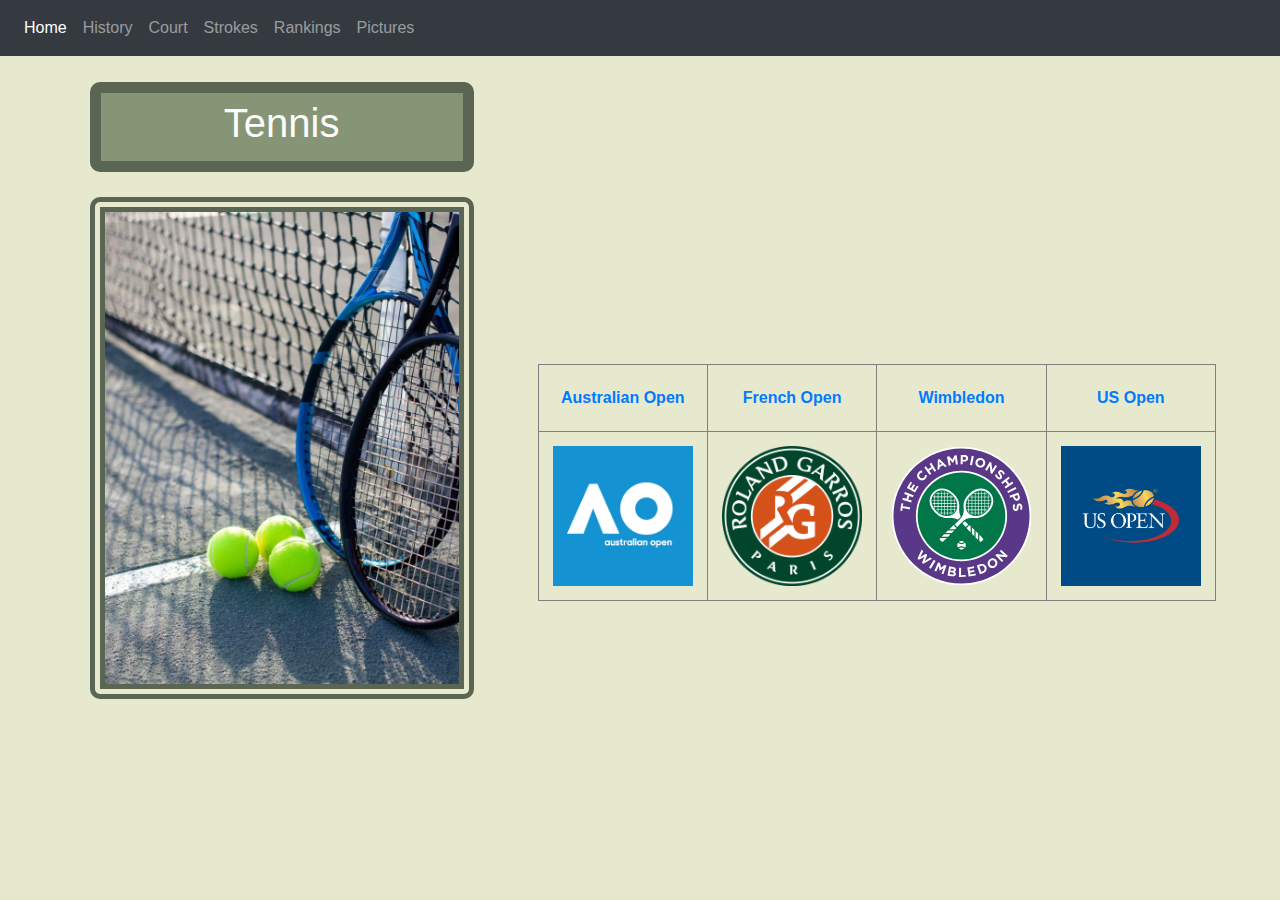
<file: index.html>
<!doctype html>
<html>
<head>
<meta charset="utf-8">
<meta http-equiv="X-UA-Compatible" content="IE=edge">
<meta name="viewport" content="width=device-width, initial-scale=1.0">
<title>Home</title>
<link href="css/bootstrap-4.4.1.css" rel="stylesheet" type="text/css">
<link href="css/styles.css" rel="stylesheet" type="text/css">
<link rel="shortcut icon" href="favicon.ico"/>

</head>


<!--------body------------------------------------------------------------------>
	
<body>
	
<!---------NAV Bar----------->
<nav class="navbar navbar-expand-lg navbar-dark bg-dark">
    <div class="collapse navbar-collapse" id="navbarSupportedContent1">
      <ul class="navbar-nav mr-auto">
        <li class="nav-item active"> <a class="nav-link" href="index.html">Home <span class="sr-only">(current)</span></a> </li>
		<li class="nav-item"> <a class="nav-link" href="history.html">History</a> </li>
        <li class="nav-item"> <a class="nav-link" href="court.html">Court</a> </li>
		<li class="nav-item"> <a class="nav-link" href="strokes.html">Strokes</a> </li>
		<li class="nav-item"> <a class="nav-link" href="rankings.html">Rankings</a> </li>
		<li class="nav-item"> <a class="nav-link" href="pictures.html">Pictures</a> </li>
      </ul>
    </div>
</nav>
<!------------------------->
	
<header class="index_header">
  <h1>Tennis</h1>
</header>

<aside><a href="https://en.wikipedia.org/wiki/Tennis"><img class="aside_img_index" src="images/Tennis  (1).jpeg" width="768" height="1024" alt=""/></a>

<!---------------------------Table---------------->
<table width="100%" border="1" cellspacing="20" cellpadding="30">
  <tbody>
    <tr>
      <th scope="col"><a href="https://en.wikipedia.org/wiki/Australian_Open">Australian Open</a></th>
      <th scope="col"><a href="https://en.wikipedia.org/wiki/French_Open">French Open</a></th>
      <th scope="col"><a href="https://en.wikipedia.org/wiki/Wimbledon_Championships">Wimbledon</a></th>
      <th scope="col"><a href="https://en.wikipedia.org/wiki/US_Open_(tennis)">US Open</a></th>
    </tr>
    <tr>
      <td><img src="images/1200px-Australian_Open_Logo_2017.svg.png" width="100%"  alt=""/></td>
      <td><img src="images/Logo_Roland-Garros.svg.png" width="100%" alt=""/></td>
      <td><img src="images/Wimbledon.svg" width="100%" alt=""/></td>
      <td><img src="images/USOPEN_LOGO_960X960_144DPI_SIDE_PANEL_SQ.jpg" width="100%" alt=""/></td>
    </tr>
  </tbody>
</table>
<!--------------------------------->
</aside>

</body>
</html>
</file>
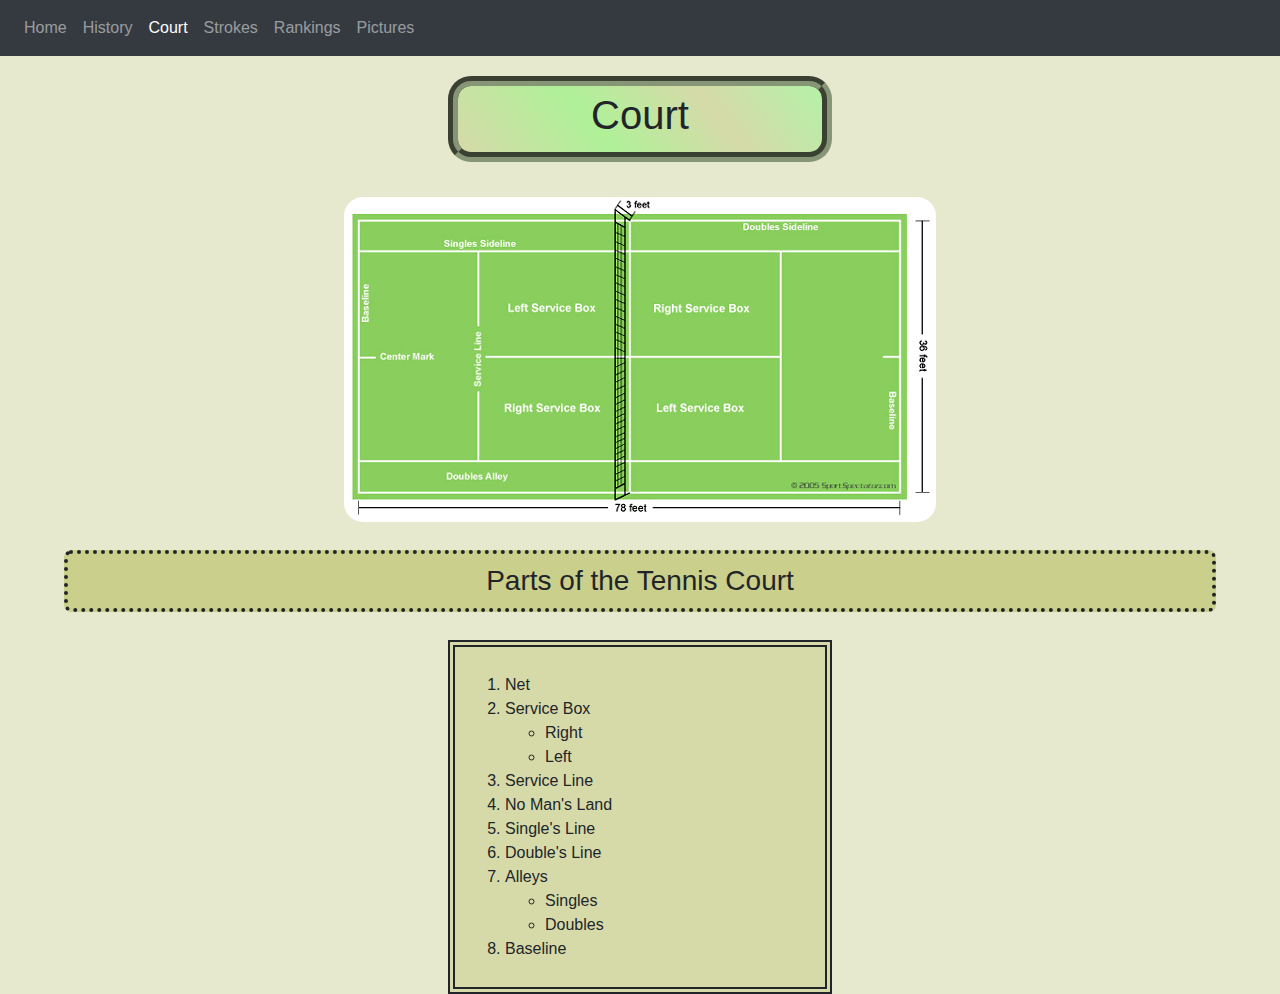
<file: court.html>
<!doctype html>
<html>
<head>
<meta charset="utf-8">
<meta http-equiv="X-UA-Compatible" content="IE=edge">
<meta name="viewport" content="width=device-width, initial-scale=1.0">
<title>Court</title>
<link href="css/bootstrap-4.4.1.css" rel="stylesheet" type="text/css">
<link href="css/styles.css" rel="stylesheet" type="text/css">
<link rel="shortcut icon" href="favicon.ico"/>

</head>

<body>
<!---------NAV Bar----------->
<nav class="navbar navbar-expand-lg navbar-dark bg-dark">
    <div class="collapse navbar-collapse" id="navbarSupportedContent1">
      <ul class="navbar-nav mr-auto">
        <li class="nav-item"> <a class="nav-link" href="index.html">Home <span class="sr-only">(current)</span></a> </li>
		<li class="nav-item"> <a class="nav-link" href="history.html">History</a> </li>
        <li class="nav-item active"> <a class="nav-link" href="court.html">Court</a> </li>
		<li class="nav-item"> <a class="nav-link" href="strokes.html">Strokes</a> </li>
		<li class="nav-item"> <a class="nav-link" href="rankings.html">Rankings</a> </li>
		<li class="nav-item"> <a class="nav-link" href="pictures.html">Pictures</a> </li>
      </ul>
    </div>
  </nav>
<!---------------------------->
	
<header class="header_court">
<h1>Court</h1>
</header>

<main class="main_court">
<img src="images/tennis_diagram.gif" width="592" height="325" alt=""/>
<h3>Parts of the Tennis Court</h3>
</main>

<article class="article_court">
	<p>
		<ol>
			<li>Net</li>
			<li>Service Box</li>
				<ul><li>Right</li>
					<li>Left</li>
				</ul>
			<li>Service Line</li>
			<li>No Man's Land</li>
			<li>Single's Line</li>
			<li>Double's Line</li>
			<li>Alleys</li>
				<ul>
					<li>Singles</li>
					<li>Doubles</li>
				</ul>
			<li>Baseline</li>
		</ol>
	</p>
</article>
	
<script src="js/jquery-3.4.1.min.js"></script>
<script src="js/popper.min.js"></script>
<script src="js/bootstrap-4.4.1.js"></script>
</body>
</html>
</file>
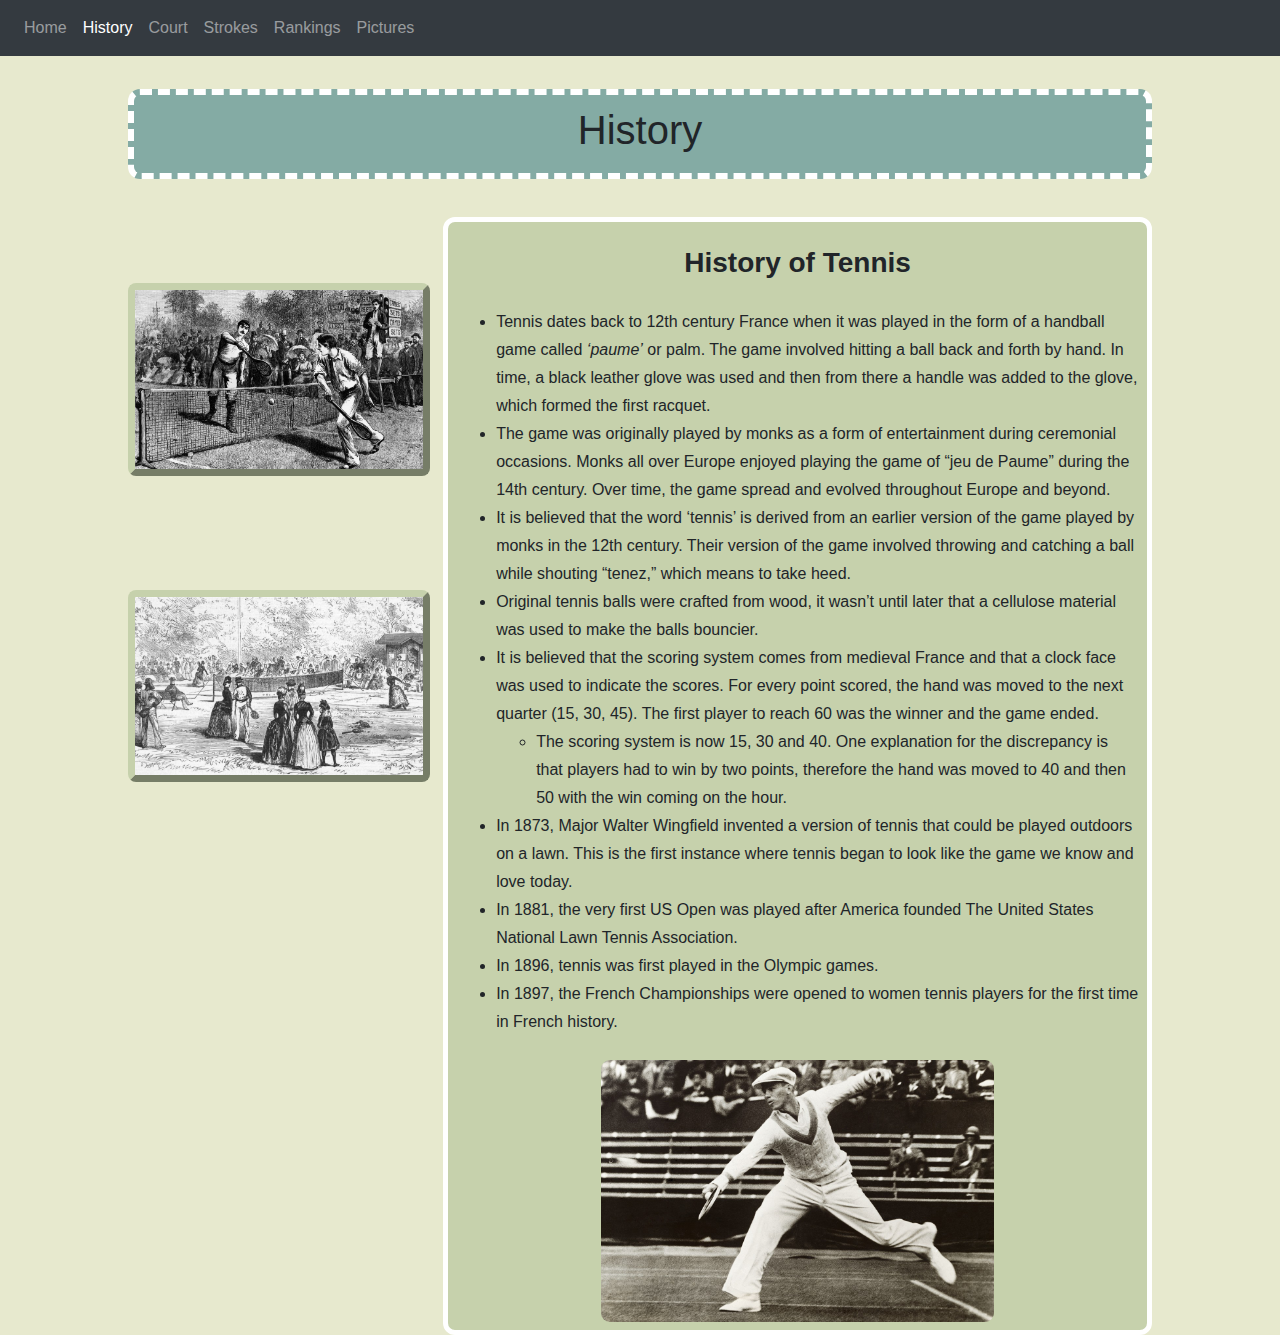
<file: history.html>
<!doctype html>
<html>
<head>
<meta charset="utf-8">
<title>History</title>
<link href="css/bootstrap-4.4.1.css" rel="stylesheet" type="text/css">
<link href="css/styles.css" rel="stylesheet" type="text/css">
<link rel="shortcut icon" href="favicon.ico"/>
</head>

<body>
<!---------NAV Bar----------->
	<nav class="navbar navbar-expand-lg navbar-dark bg-dark">
    <div class="collapse navbar-collapse" id="navbarSupportedContent1">
      <ul class="navbar-nav mr-auto">
        <li class="nav-item"> <a class="nav-link" href="index.html">Home <span class="sr-only">(current)</span></a> </li>
		<li class="nav-item active"> <a class="nav-link" href="history.html">History</a> </li>
        <li class="nav-item"> <a class="nav-link" href="court.html">Court</a> </li>
		<li class="nav-item"> <a class="nav-link" href="strokes.html">Strokes</a> </li>
		<li class="nav-item"> <a class="nav-link" href="rankings.html">Rankings</a> </li>
		<li class="nav-item"> <a class="nav-link" href="pictures.html">Pictures</a> </li>
      </ul>
    </div>
</nav>
<!------------------------------------>

<header class="header_history">
	<h1>History</h1>
</header>

<!----------------------Flexbox------------>
<div class= "flexbox">
  <aside><img src="images/Image11-1.jpg" width="100%" alt=""/>
	  <br><br><br>
	<img src="images/Image1-1.jpg" width="100%" alt=""/></aside>
  
  <section class="section_history">
    <h3><b>History of Tennis</b></h3>
    <ul>
      <li>Tennis dates back to 12th century France when it was played in the form of a handball game called <i>‘paume’</i> or palm. The game involved hitting a ball back and forth by hand. In time, a black leather glove was used and then from there a handle was added to the glove, which formed the first racquet.</li>
      <li>The game was originally played by monks as a form of entertainment during ceremonial occasions. Monks all over Europe enjoyed playing the game of “jeu de Paume” during the 14th century. Over time, the game spread and evolved throughout Europe and beyond.</li>
      <li>It is believed that the word ‘tennis’ is derived from an earlier version of the game played by monks in the 12th century. Their version of the game involved throwing and catching a ball while shouting “tenez,” which means to take heed.</li>
      <li>Original tennis balls were crafted from wood, it wasn’t until later that a cellulose material was used to make the balls bouncier.</li>
      <li>It is believed that the scoring system comes from medieval France and that a clock face was used to indicate the scores. For every point scored, the hand was moved to the next quarter (15, 30, 45). The first player to reach 60 was the winner and the game ended.</li>
		<ul>
			<li>The scoring system is now 15, 30 and 40. One explanation for the discrepancy is that players had to win by two points, therefore the hand was moved to 40 and then 50 with the win coming on the hour.</li>
		</ul>
      <li>In 1873, Major Walter Wingfield invented a version of tennis that could be played outdoors on a lawn. This is the first instance where tennis began to look like the game we know and love today.</li>
      <li>In 1881, the very first US Open was played after America founded The United States National Lawn Tennis Association.</li>
      <li>In 1896, tennis was first played in the Olympic games.</li>
      <li>In 1897, the French Championships were opened to women tennis players for the first time in French history.</li>
    </ul>
    
   <img src="images/Tennis-History.jpg" width="100%" alt=""/></section>
</div>
<!-------------------------->
	
</body>
</html>
</file>
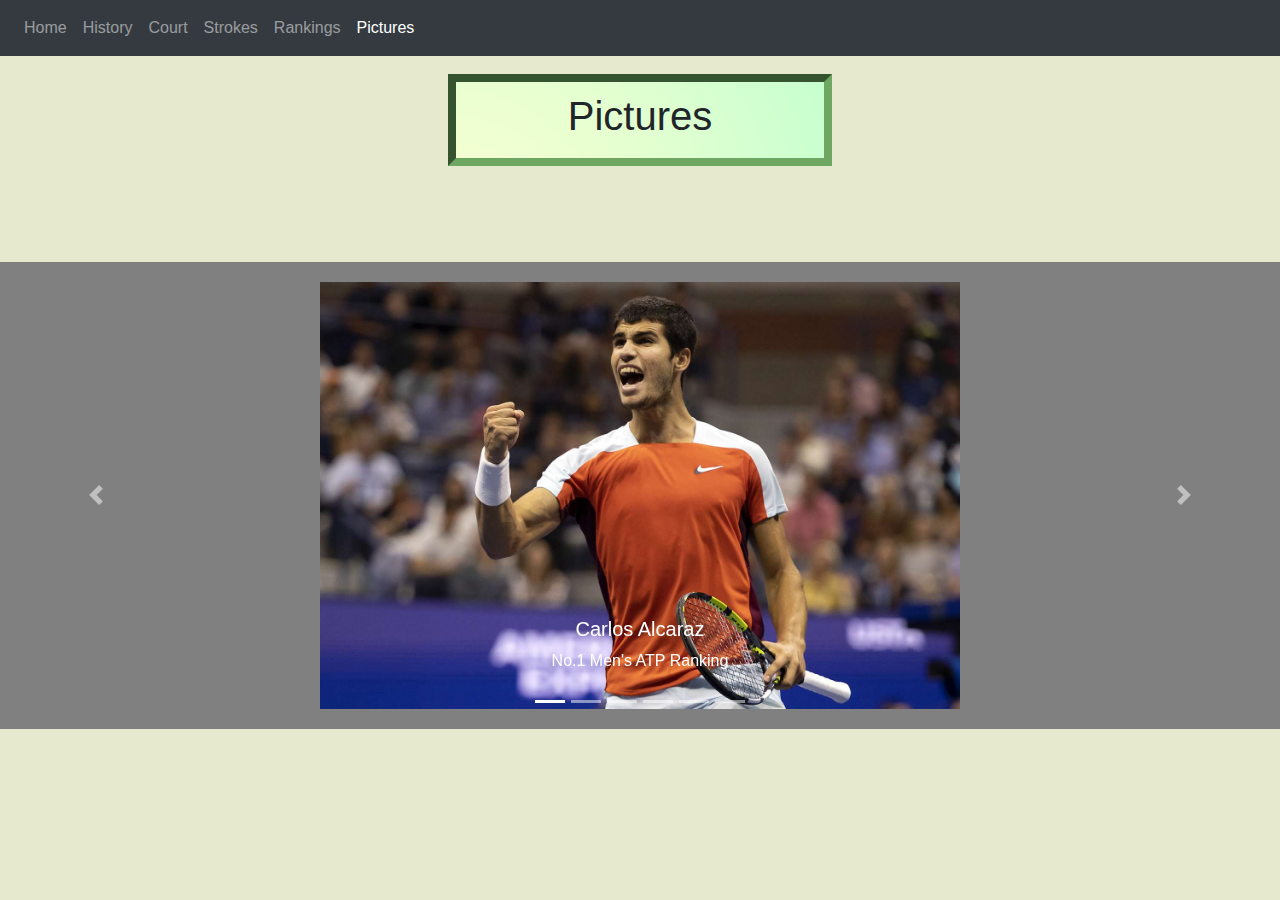
<file: pictures.html>
<!doctype html>
<html>
<head>
<meta charset="utf-8">
<title>Pictures</title>
<link href="css/bootstrap-4.4.1.css" rel="stylesheet" type="text/css">
<link href="css/styles.css" rel="stylesheet" type="text/css">
<script>var __adobewebfontsappname__="dreamweaver"</script>
<script src="http://use.edgefonts.net/allan:n7:default.js" type="text/javascript"></script>
<link rel="shortcut icon" href="favicon.ico"/>

</head>

<body>
<!---------NAV Bar----------->
<nav class="navbar navbar-expand-lg navbar-dark bg-dark">
    <div class="collapse navbar-collapse" id="navbarSupportedContent1">
      <ul class="navbar-nav mr-auto">
        <li class="nav-item"> <a class="nav-link" href="index.html">Home <span class="sr-only">(current)</span></a> </li>
		<li class="nav-item"> <a class="nav-link" href="history.html">History</a> </li>
        <li class="nav-item"> <a class="nav-link" href="court.html">Court</a> </li>
		<li class="nav-item"> <a class="nav-link" href="strokes.html">Strokes</a> </li>
		<li class="nav-item"> <a class="nav-link" href="rankings.html">Rankings</a> </li>
		<li class="nav-item active"> <a class="nav-link" href="pictures.html">Pictures</a> </li>
      </ul>
    </div>
  </nav>
<!------------------------------------->
	
<header class="header_pictures">
<h1>Pictures</h1>
</header>

<br><br><br><br>

<!------------Carousel-------------------------------------->
<div id="carouselExampleIndicators1" class="carousel slide" data-ride="carousel" style="background-color: grey">
  <ol class="carousel-indicators">
    <li data-target="#carouselExampleIndicators1" data-slide-to="0" class="active"></li>
    <li data-target="#carouselExampleIndicators1" data-slide-to="1"></li>
    <li data-target="#carouselExampleIndicators1" data-slide-to="2"></li>
	<li data-target="#carouselExampleIndicators1" data-slide-to="3"></li>
	<li data-target="#carouselExampleIndicators1" data-slide-to="4"></li>
	<li data-target="#carouselExampleIndicators1" data-slide-to="5"></li>
  </ol>
	
  <div class="carousel-inner" role="listbox">
    <div class="carousel-item active"> <img class="d-block mx-auto" src="images/carlos-alcaraz-091222-3-d5e2ee64550b4bb281991d281e7fa116.jpg" alt="First slide">
      <div class="carousel-caption">
        <h5>Carlos Alcaraz</h5>
        <p>No.1 Men's ATP Ranking</p>
      </div>
    </div>
	  
    <div class="carousel-item"> <img class="d-block mx-auto" src="images/31-2b6e17f8ad684098a27328f52ad6789a.jpg" alt="Second slide">
      <div class="carousel-caption">
        <h5>Daniil Medvedev</h5>
        <p>No.2 Men's ATP Ranking</p>
      </div>
    </div>
	  
    <div class="carousel-item"> <img class="d-block mx-auto" src="images/200623-novak-djokovic-mn-0855.jpg" alt="Third slide">
      <div class="carousel-caption">
        <h5>Novak Djokovic</h5>
        <p>No.3 Men's ATP Ranking</p>
      </div>
    </div>
	
 	<div class="carousel-item"> <img class="d-block mx-auto" src="images/3700897-75307868-2560-1440.jpg" alt="Fourth slide">
      <div class="carousel-caption">
        <h5>Iga Swiatek</h5>
        <p>No.1 Women's ATP Ranking</p>
      </div>
    </div>

	<div class="carousel-item"> <img class="d-block mx-auto" src="images/yytzus58umeng57p3ntx.jpg" alt="Fifth slide">
      <div class="carousel-caption">
        <h5>Aryna Sabalenka</h5>
        <p>No.2 Women's ATP Ranking</p>
      </div>
    </div>
	  
	<div class="carousel-item"> <img class="d-block mx-auto" src="images/jessica-pegula-large.jpg" alt="Sixth slide">
      <div class="carousel-caption">
        <h5>Jessica Pegula</h5>
        <p>No.3 Women's ATP Ranking</p>
      </div>
    </div>
  </div>
  <a class="carousel-control-prev" href="#carouselExampleIndicators1" role="button" data-slide="prev"> <span class="carousel-control-prev-icon" aria-hidden="true"></span> <span class="sr-only">Previous</span> </a> <a class="carousel-control-next" href="#carouselExampleIndicators1" role="button" data-slide="next"> <span class="carousel-control-next-icon" aria-hidden="true"></span> <span class="sr-only">Next</span> </a> </div>
<!-------------------------------------------------->
	
<script src="js/popper.min.js"></script>
<script src="js/jquery-3.4.1.min.js"></script>
<script src="js/bootstrap-4.4.1.js"></script>
</body>
</html>
</file>
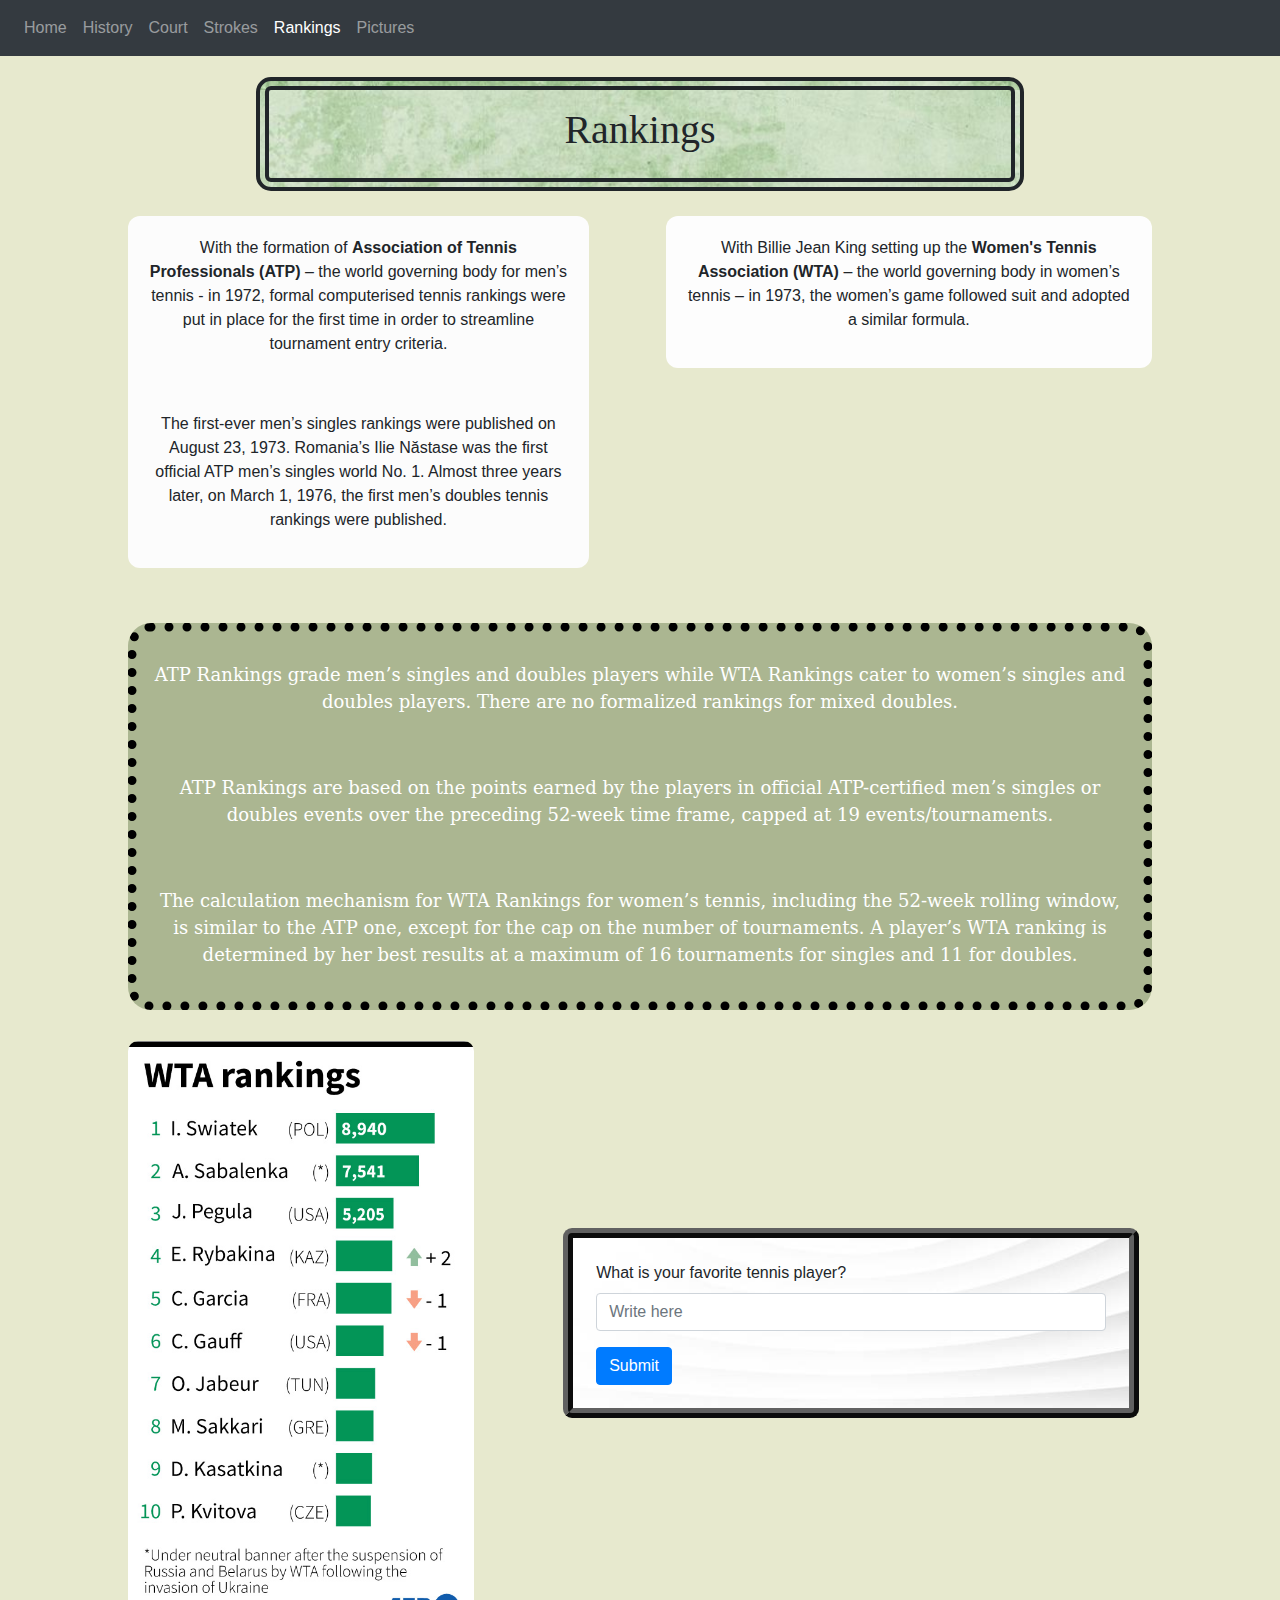
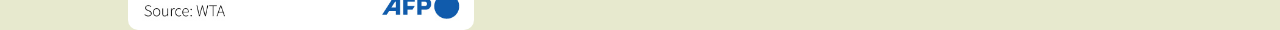
<file: rankings.html>
<!doctype html>
<html>
<head>
<meta charset="utf-8">
<title>Rankings</title>
<link href="css/bootstrap-4.4.1.css" rel="stylesheet" type="text/css">
<link href="css/styles.css" rel="stylesheet" type="text/css">
<link rel="shortcut icon" href="favicon.ico"/>

</head>

<body>
	
<!---------NAV Bar----------->
<nav class="navbar navbar-expand-lg navbar-dark bg-dark">
    <div class="collapse navbar-collapse" id="navbarSupportedContent1">
      <ul class="navbar-nav mr-auto">
        <li class="nav-item"> <a class="nav-link" href="index.html">Home <span class="sr-only">(current)</span></a> </li>
		<li class="nav-item"> <a class="nav-link" href="history.html">History</a> </li>
        <li class="nav-item"> <a class="nav-link" href="court.html">Court</a> </li>
		<li class="nav-item"> <a class="nav-link" href="strokes.html">Strokes</a> </li>
		<li class="nav-item active"> <a class="nav-link" href="rankings.html">Rankings</a> </li>
		<li class="nav-item"> <a class="nav-link" href="pictures.html">Pictures</a> </li>
      </ul>
    </div>
</nav>
<!-------------------------------->
	
<header class="header_rankings">
	<h1>Rankings</h1>
</header>

<section class="section_rankings">
	<p>With the formation of <b>Association of Tennis Professionals (ATP)</b> – the world governing body for men’s tennis - in 1972, formal computerised tennis rankings were put in place for the first time in order to streamline tournament entry criteria.</p>
	<p>&nbsp;</p>
<p>The first-ever men’s singles rankings were published on August 23, 1973. Romania’s Ilie Năstase was the first official ATP men’s singles world No. 1. Almost three years later, on March 1, 1976, the first men’s doubles tennis rankings were published.</p>
</section>

<aside class="aside_rankings">
	<p>With Billie Jean King setting up the <b>Women's Tennis Association (WTA)</b> – the world governing body in women’s tennis – in 1973, the women’s game followed suit and adopted a similar formula.</p>
</aside>
	
<article class="article_rankings">
	<p> ATP Rankings grade men’s singles and doubles players while WTA Rankings cater to women’s singles and doubles players. There are no formalized rankings for mixed doubles.</p>
	<p>&nbsp;</p>
    <p>ATP Rankings are based on the points earned by the players in official ATP-certified men’s singles or doubles events over the preceding 52-week time frame, capped at 19 events/tournaments.</p>
  <p>&nbsp;</p>
<p>The calculation mechanism for WTA Rankings for women’s tennis, including the 52-week rolling window, is similar to the ATP one, except for the cap on the number of tournaments. A player’s WTA ranking is determined by her best results at a maximum of 16 tournaments for singles and 11 for doubles.</p>
</article>

<footer class="footer_img">
<img src="images/AFP1149960563020695110332874412203527433842-tennis-wta-2023-1.jpg" width="51%" height="100%" alt=""/>
	
<!------------Form------------------>
<form class="footer_rankings">
  <div class="form-group">
    <label for="exampleInputEmail1">What is your favorite tennis player?</label>
    <input type="email" class="form-control" id="examplePlayer" placeholder="Write here">
	</div>
  <button type="submit" class="btn btn-primary">Submit</button>
</form>
<!------------------------->
	
</footer>
</body>
</html>
</file>
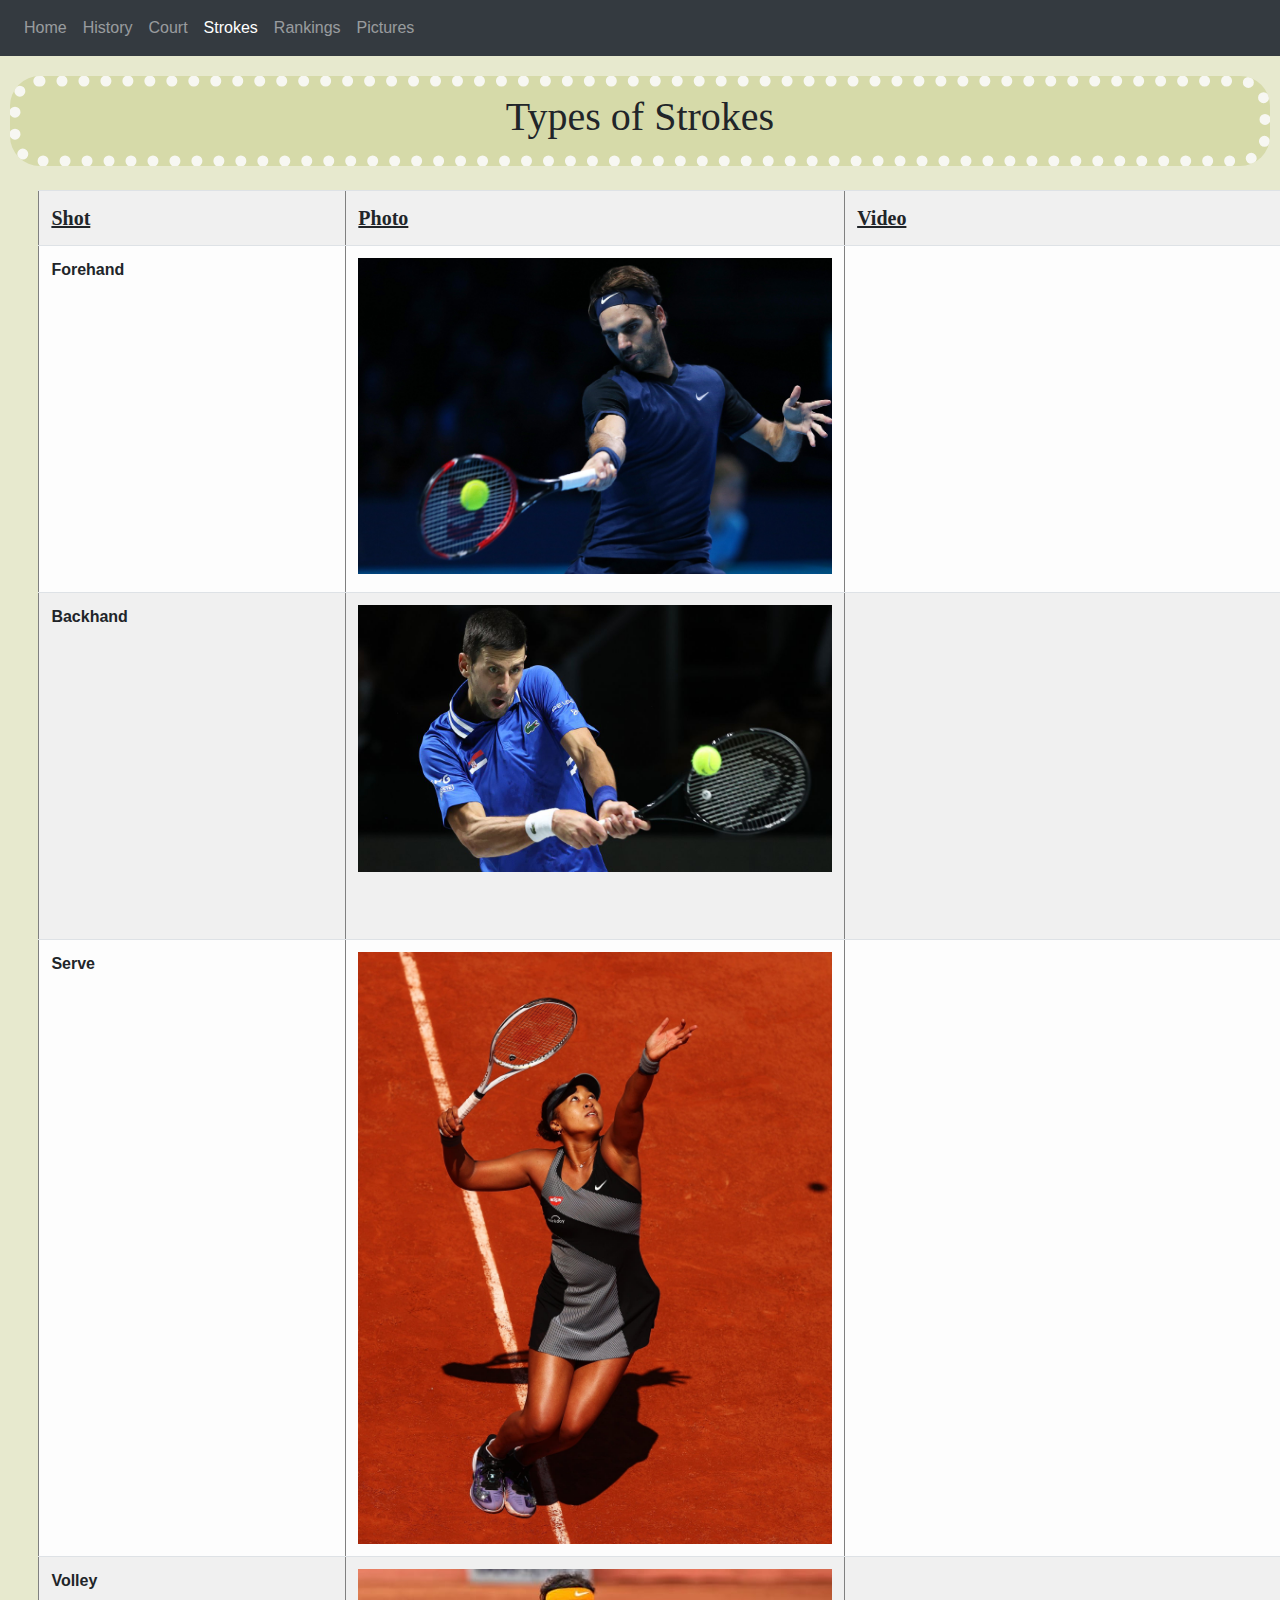
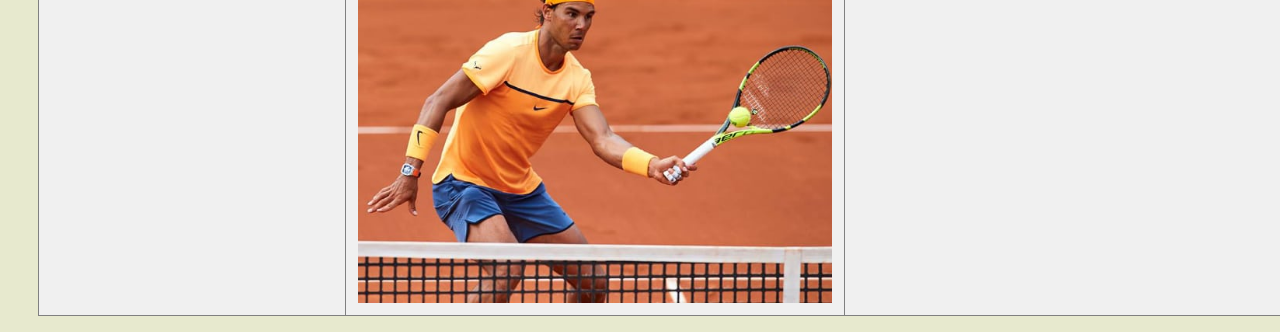
<file: strokes.html>
<!doctype html>
<html>
<head>
<meta charset="utf-8">
<title>Strokes</title>
<link href="css/bootstrap-4.4.1.css" rel="stylesheet" type="text/css">
<link href="css/styles.css" rel="stylesheet" type="text/css">
<link rel="shortcut icon" href="favicon.ico"/>

</head>

<body>
<!---------NAV Bar----------->
<nav class="navbar navbar-expand-lg navbar-dark bg-dark">
    <div class="collapse navbar-collapse" id="navbarSupportedContent1">
      <ul class="navbar-nav mr-auto">
        <li class="nav-item"> <a class="nav-link" href="index.html">Home <span class="sr-only">(current)</span></a> </li>
		<li class="nav-item"> <a class="nav-link" href="history.html">History</a> </li>
        <li class="nav-item"> <a class="nav-link" href="court.html">Court</a> </li>
		<li class="nav-item active"> <a class="nav-link" href="strokes.html">Strokes</a> </li>
		<li class="nav-item"> <a class="nav-link" href="rankings.html">Rankings</a> </li>
		<li class="nav-item"> <a class="nav-link" href="pictures.html">Pictures</a> </li>
      </ul>
    </div>
  </nav>
<!-------------------->
	
<header class="header_strokes"><h1>Types of Strokes</h1></header>

<article>
<!-------------------Table--------------------->
	<table width="100%" border="1" cellspacing="20" cellpadding="20" class="table table-striped">
  <tbody>
    <tr class="table_heading">
      <th width="24%" scope="col"><u>Shot</u></th>
      <th width="39%" scope="col"><u>Photo</u></th>
      <th width="37%" scope="col"><u>Video</u></th>
    </tr>
    <tr>
      <th scope="row">Forehand</th>
      <td><a href="https://en.wikipedia.org/wiki/Forehand"><img src="images/_methode_times_prod_web_bin_8b72b1a6-5b47-11e7-8b02-b735a4dd8be3.jpg" width="100%" alt=""/></a></td>
      <td><iframe width="100%" height="315" src="https://www.youtube.com/embed/-L5zyYdT5Yw" title="YouTube video player" frameborder="0" allow="accelerometer; autoplay; clipboard-write; encrypted-media; gyroscope; picture-in-picture; web-share" allowfullscreen></iframe></td>
    </tr>
    <tr>
      <th scope="row">Backhand</th>
      <td><a href="https://en.wikipedia.org/wiki/Backhand"><img src="images/211207100625-novak-djokovic.jpg" alt="" width="100%"/></a></td>
      <td><iframe width="100%" height="315" src="https://www.youtube.com/embed/6WyMFz4ynl4" title="YouTube video player" frameborder="0" allow="accelerometer; autoplay; clipboard-write; encrypted-media; gyroscope; picture-in-picture; web-share" allowfullscreen></iframe></td>
    </tr>
    <tr>
      <th scope="row">Serve</th>
      <td><a href="https://en.wikipedia.org/wiki/Serve_(tennis)"><img src="images/078341-20210531-tennis-2000.jpg" width="100%" alt=""/></a></td>
      <td><iframe width="100%" height="315" src="https://www.youtube.com/embed/sDynWX27zIk" title="YouTube video player" frameborder="0" allow="accelerometer; autoplay; clipboard-write; encrypted-media; gyroscope; picture-in-picture; web-share" allowfullscreen></iframe></td>
    </tr>
    <tr>
      <th scope="row">Volley</th>
      <td><a href="https://en.wikipedia.org/wiki/Volley_(tennis)"><img src="images/Nadalfhvolley.jpg" width="100%" alt=""/></a></td>
      <td><iframe width="100%" height="315" src="https://www.youtube.com/embed/b2mHhUeeSvc" title="YouTube video player" frameborder="0" allow="accelerometer; autoplay; clipboard-write; encrypted-media; gyroscope; picture-in-picture; web-share" allowfullscreen></iframe></td>
    </tr>
  </tbody>
</table>
<!-------------------------------------->
</article>
</body>
</html>
</file>
<file: css/styles.css>
@charset "utf-8";
body {
    background-color: #E7E9CE;
}
.header_court {
    text-align: center;
    margin-top: 20px;
    border: 10px groove #869575;
    width: 30%;
    margin-left: 35%;
    margin-right: 35%;
    border-radius: 23px;
    padding-top: 5px;
    padding-right: 5px;
    padding-bottom: 5px;
    padding-left: 5px;


























    background-image: url(
../images/pexels-codioful-(formerly-gradienta)-6985185.jpg);
    background-size: cover;
    background-image: -webkit-linear-gradient(38deg,rgba(214,218,169,1.00) 0%,rgba(175,241,152,1.00) 37.30%,rgba(214,218,169,1.00) 69.43%,rgba(180,241,167,1.00) 100%);
    background-image: -moz-linear-gradient(38deg,rgba(214,218,169,1.00) 0%,rgba(175,241,152,1.00) 37.30%,rgba(214,218,169,1.00) 69.43%,rgba(180,241,167,1.00) 100%);
    background-image: -o-linear-gradient(38deg,rgba(214,218,169,1.00) 0%,rgba(175,241,152,1.00) 37.30%,rgba(214,218,169,1.00) 69.43%,rgba(180,241,167,1.00) 100%);
    background-image: linear-gradient(52deg,rgba(214,218,169,1.00) 0%,rgba(175,241,152,1.00) 37.30%,rgba(214,218,169,1.00) 69.43%,rgba(180,241,167,1.00) 100%);

}
.index_header {
    width: 30%;
    margin-left: 7%;
    margin-right: 63%;
    text-align: center;
    margin-top: 2%;
    padding-top: 6px;
    padding-right: 6px;
    padding-bottom: 6px;
    padding-left: 6px;
    border: 11px solid #5A6553;
    border-radius: 10px;
    background-color: #869575;
    color: #FCFCFC;
}

.main_court {
    text-align: center;
}
.main_court img {
    margin-top: 35px;
    border-radius: 19px;
    height: 100%;
}

.main_court h3 {
    padding-right: 10px;
    border-style: dotted;
    padding-top: 10px;
    padding-bottom: 10px;
    padding-left: 10px;
    margin-top: 28px;
    background-color: #CACF8C;
    margin-right: 5%;
    margin-left: 5%;
    border-radius: 7px;
    border-width: 4px;

}
.footer_img img {
    width: 27%;
    margin-left: 10%;
    border-radius: 10px;
    float: left;
    margin-top: 31px;
}

.article_court {
    width: 30%;
    margin-left: 35%;
    margin-right: 35%;
    border-style: double;
    margin-top: 28px;
    border-width: 7px;
    padding-top: 10px;
    padding-right: 10px;
    padding-bottom: 10px;
    padding-left: 10px;
    background-color: #D6DAA9;
}
.header_pictures {
    width: 30%;
    margin-left: 35%;
    margin-right: 35%;
    text-align: center;
    margin-top: 18px;











    background-image: url(
../images/pexels-codioful-(formerly-gradienta)-6985185.jpg);
    background-image: url(../images/360_F_126551723_uDyfF7NvmEBAQbWbfH53TDNyFNAxljgW.jpg);
    padding-top: 10px;
    padding-right: 10px;
    padding-bottom: 10px;
    padding-left: 10px;
    border: 8px inset #6DA761;
}
.carousel-inner .carousel-item.active .d-block.mx-auto {
    width: 50%;
    height: 100%;
    margin-top: 20px;
    margin-bottom: 20px;
}
body aside table {
    float: right;
    margin-right: 5%;
    margin-top: 15%;
    width: 53%;
    margin-left: 4%;
    padding-top: 0px;
    padding-right: 0px;
    padding-bottom: 0px;
    padding-left: 0px;
    text-align: center;
}
tbody tr th {
    padding-top: 21px;
    padding-right: 21px;
    padding-bottom: 21px;
    padding-left: 21px;

}

tbody tr td {
    padding-top: 14px;
    padding-right: 14px;
    padding-bottom: 14px;
    padding-left: 14px;
    width: 20%;
}

.aside_img_index {
    width: 30%;
    height: 100%;
    margin-top: 2%;
    margin-left: 7%;
    border: 15px double #5A6553;
    border-radius: 10px;
}
.header_strokes {
    font-family: Cambria, "Hoefler Text", "Liberation Serif", Times, "Times New Roman", serif;
    text-align: center;
    border: 11px dotted #F7F7F2;
    background-color: #D6DAA9;
    margin-left: 10px;
    margin-right: 10px;
    margin-top: 20px;
    margin-bottom: 10px;
    padding-top: 6px;
    padding-right: 6px;
    padding-bottom: 6px;
    padding-left: 6px;
    border-radius: 30px;
}
.table_heading {
    font-size: 20px;
    font-family: Cambria, "Hoefler Text", "Liberation Serif", Times, "Times New Roman", serif;
}
body article table {
    border-collapse: collapse;
    background-color: #FDFDFD;
    margin-top: 24px;
    margin-bottom: 24px;
    margin-left: 3%;
    width: 93%;
    margin-right: 3%;
}
.header_rankings {
    width: 60%;
    float: right;
    margin-right: 20%;
    margin-top: 21px;
    padding-top: 16px;
    padding-right: 16px;
    padding-bottom: 16px;
    padding-left: 16px;
    text-align: center;
    background-image: url(../images/37dd57bebac43cbd3da15bceed28a43a--grunge-texture.jpg);
    background-origin: padding-box;
    background-size: cover;
    border-radius: 15px;
    border-style: double;
    border-width: 13px;
    font-family: Cambria, "Hoefler Text", "Liberation Serif", Times, "Times New Roman", serif;
    margin-left: 20%;
}
.section_rankings {
    width: 36%;
    margin-left: 10%;
    padding-top: 20px;
    padding-right: 20px;
    padding-bottom: 20px;
    padding-left: 20px;
    float: left;
    text-align: center;
    background-color: #FCFCFC;
    border-radius: 12px;
    margin-top: 25px;
}
.aside_rankings {
    width: 38%;
    padding-top: 20px;
    padding-right: 20px;
    padding-bottom: 20px;
    padding-left: 20px;
    text-align: center;
    float: right;
    margin-right: 10%;
    margin-left: 2%;
    background-color: #FDFDFD;
    border-radius: 12px;
    margin-top: 25px;
}
.article_rankings {
    width: 80%;
    float: none;
    text-align: center;
    display: inline-block;
    background-color: #ABB691;
    border: 9px dotted #000000;
    border-radius: 23px;
    margin-top: 55px;
    margin-left: 10%;
    margin-right: 10%;
    padding-top: 29px;
    padding-right: 17px;
    padding-bottom: 17px;
    padding-left: 17px;
    color: #FFFFFF;
    font-family: Constantia, "Lucida Bright", "DejaVu Serif", Georgia, serif;
    font-size: large;
}
.footer_rankings {
    display: inline-block;
    background-image: url(../images/istockphoto-1369748264-612x612.jpg);
    margin-right: 10%;
    margin-left: 7%;
    width: 45%;
    padding-top: 23px;
    padding-right: 23px;
    padding-bottom: 23px;
    padding-left: 23px;
    margin-top: 17%;
    background-clip: border-box;
    background-size: cover;
    border: 10px ridge #616161;
    border-radius: 9px;
}
.header_history {
    width: 80%;
    text-align: center;
    margin-left: 10%;
    margin-right: 10%;
    padding-top: 11px;
    padding-right: 11px;
    padding-bottom: 11px;
    padding-left: 11px;
    border-radius: 12px;
    background-color: #84ABA4;
    margin-top: 33px;
    border: 6px dashed #FFFFFF;
}
.flexbox {
    display: flex;
    margin-top: 38px;
    margin-right: 10%;
    margin-left: 10%;
}
.flexbox section h3 {
    text-align: center;
    margin-bottom: 28px;
    margin-top: 0px;
    padding-top: 24px;
}
.flexbox .section_history {
    margin-left: 13px;
    background-color: #C6D1AC;
    padding-left: 8px;
    padding-right: 8px;
    border-radius: 12px;
    border: 5px solid #FFFFFF;
    line-height: 28px;
}
.flexbox aside img {
    border-radius: 8px;
    margin-top: 66px;
    border: 7px outset #C6D1AC;
}
.flexbox .section_history img {
    width: 60%;
    padding-top: 8px;
    padding-right: 8px;
    padding-bottom: 8px;
    padding-left: 8px;
    text-align: center;
    margin-left: 20%;
    margin-right: 20%;
    border-radius: 17px;
}
</file>
